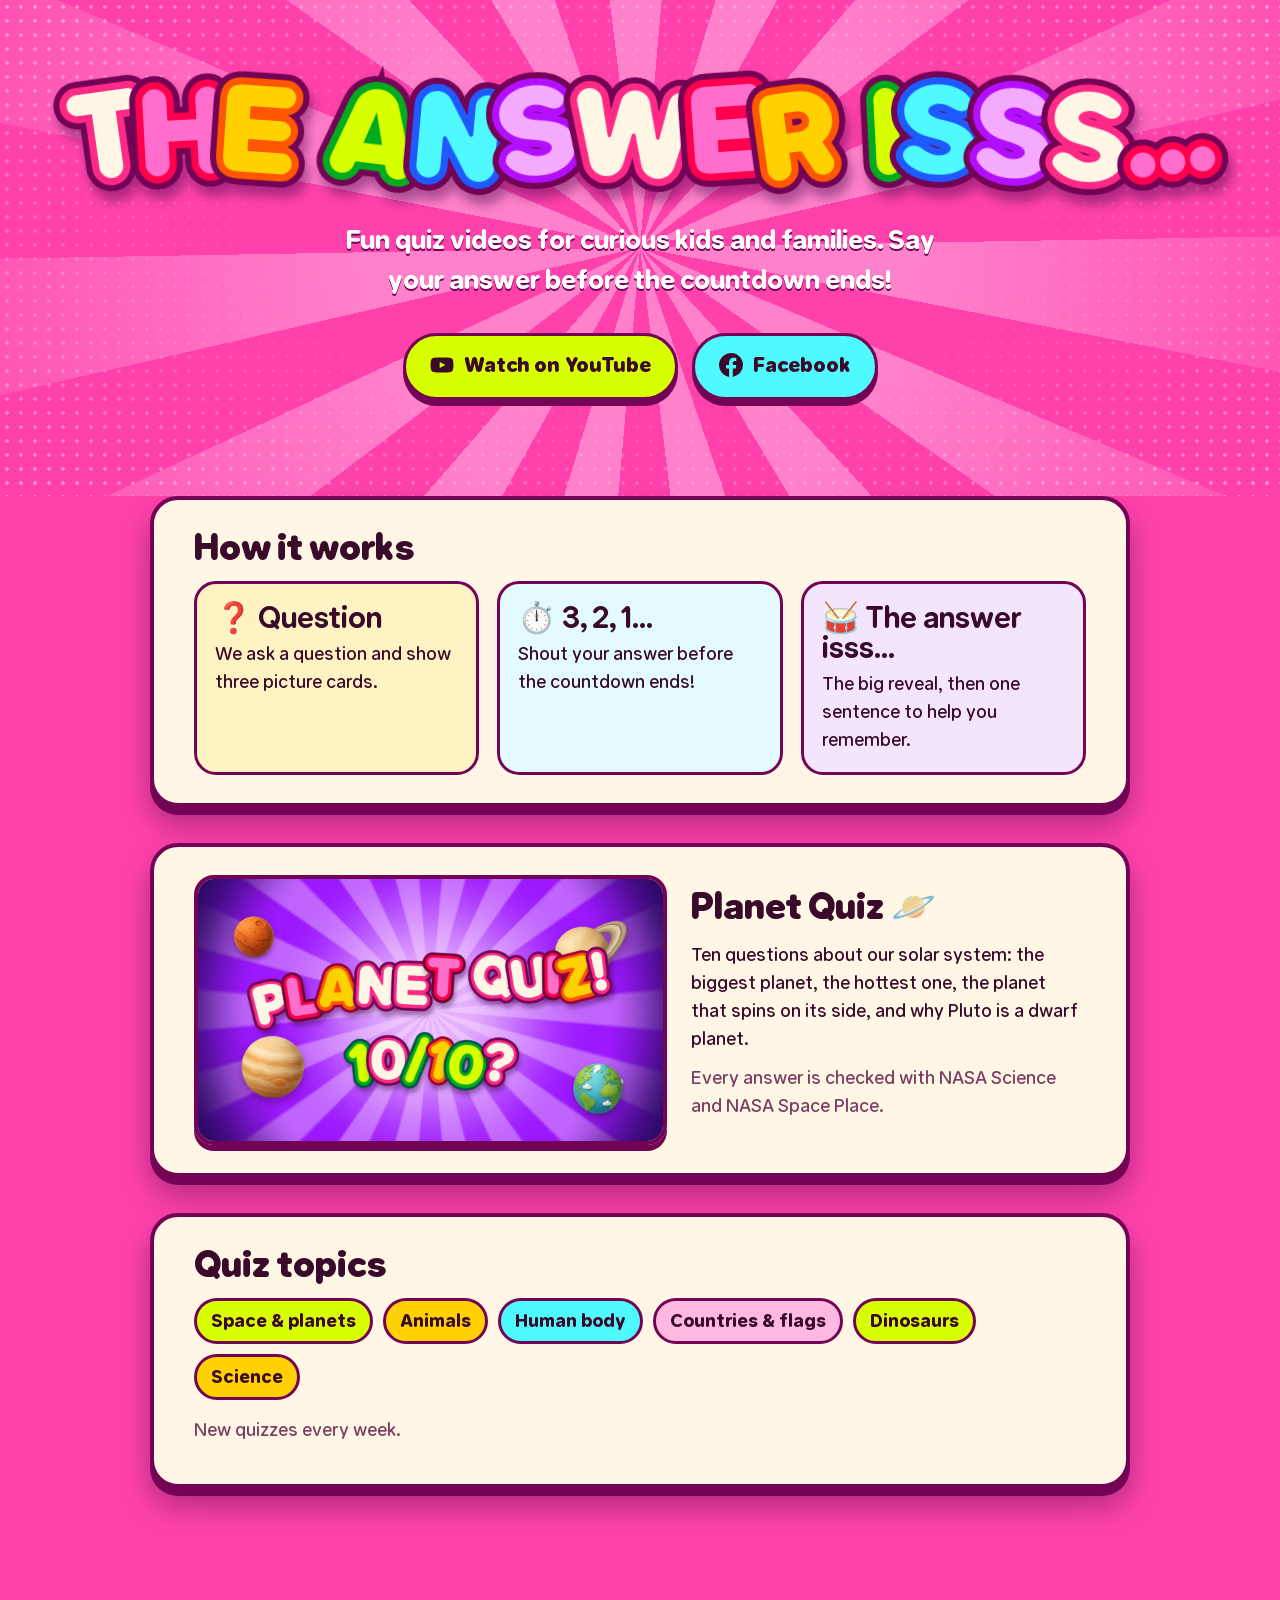
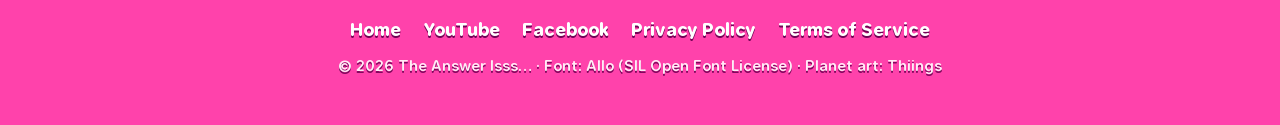
<file: index.html>
<!doctype html>
<html lang="en">
<head>
<meta charset="utf-8">
<meta name="viewport" content="width=device-width, initial-scale=1">
<title>The Answer Isss…</title>
<meta name="description" content="Fun quiz videos for curious kids and families: space, animals, the human body and more.">
<meta property="og:title" content="The Answer Isss…">
<meta property="og:description" content="Fun quiz videos for curious kids and families: space, animals, the human body and more.">
<meta property="og:image" content="https://bduyng.github.io/theanswerisss/assets/planet-quiz.jpg">
<meta name="theme-color" content="#ff42ab">
<link rel="icon" href="assets/icon-256.png">
<link rel="preload" href="assets/AlloVariable.woff2" as="font" type="font/woff2" crossorigin>
<link rel="stylesheet" href="assets/style.css">
</head>
<body>
<header class="stage">
  <h1 class="sticker title">THE ANSWER ISSS…</h1>
  <p class="tagline">Fun quiz videos for curious kids and families. Say your answer before the countdown ends!</p>
  <div class="buttons">
    <a class="btn" href="https://www.youtube.com/@TheAnswerIsss" rel="noopener"><svg viewBox="0 0 24 24" aria-hidden="true"><path fill="currentColor" d="M23 7.2a3 3 0 0 0-2.1-2.1C19 4.6 12 4.6 12 4.6s-7 0-8.9.5A3 3 0 0 0 1 7.2 31 31 0 0 0 .5 12a31 31 0 0 0 .5 4.8 3 3 0 0 0 2.1 2.1c1.9.5 8.9.5 8.9.5s7 0 8.9-.5a3 3 0 0 0 2.1-2.1 31 31 0 0 0 .5-4.8 31 31 0 0 0-.5-4.8ZM9.7 15.1V8.9l5.8 3.1-5.8 3.1Z"/></svg> Watch on YouTube</a>
    <a class="btn alt" href="https://www.facebook.com/profile.php?id=61596780026700" rel="noopener"><svg viewBox="0 0 24 24" aria-hidden="true"><path fill="currentColor" d="M24 12a12 12 0 1 0-13.9 11.9v-8.4H7.1V12h3V9.4c0-3 1.8-4.7 4.5-4.7 1.3 0 2.7.2 2.7.2v3h-1.5c-1.5 0-2 .9-2 1.9V12h3.4l-.5 3.5h-2.9v8.4A12 12 0 0 0 24 12Z"/></svg> Facebook</a>
  </div>
</header>
<main><div class="wrap">
<section class="card">
  <h2>How it works</h2>
  <div class="steps">
    <div class="step"><b>❓ Question</b>We ask a question and show three picture cards.</div>
    <div class="step"><b>⏱️ 3, 2, 1…</b>Shout your answer before the countdown ends!</div>
    <div class="step"><b>🥁 The answer isss…</b>The big reveal, then one sentence to help you remember.</div>
  </div>
</section>
<section class="card video">
  <a href="https://www.youtube.com/@TheAnswerIsss" rel="noopener"><img src="assets/planet-quiz.jpg" width="1280" height="720" alt="Planet Quiz: can you get 10 out of 10?"></a>
  <div>
    <h2>Planet Quiz 🪐</h2>
    <p>Ten questions about our solar system: the biggest planet, the hottest one, the planet that spins on its side, and why Pluto is a dwarf planet.</p>
    <p class="muted">Every answer is checked with NASA Science and NASA Space Place.</p>
  </div>
</section>
<section class="card">
  <h2>Quiz topics</h2>
  <div class="chips"><span class="chip">Space &amp; planets</span><span class="chip">Animals</span><span class="chip">Human body</span><span class="chip">Countries &amp; flags</span><span class="chip">Dinosaurs</span><span class="chip">Science</span></div>
  <p class="muted" style="margin-top:16px">New quizzes every week.</p>
</section>
</div></main>
<footer>
  <nav>
    <a href="index.html">Home</a>
    <a href="https://www.youtube.com/@TheAnswerIsss" rel="noopener">YouTube</a>
    <a href="https://www.facebook.com/profile.php?id=61596780026700" rel="noopener">Facebook</a>
    <a href="privacy.html">Privacy Policy</a>
    <a href="terms.html">Terms of Service</a>
  </nav>
  <small>© 2026 The Answer Isss… · Font: Allo (SIL Open Font License) · Planet art: Thiings</small>
</footer>
<script src="assets/sticker.js" defer></script>
</body>
</html>
</file>
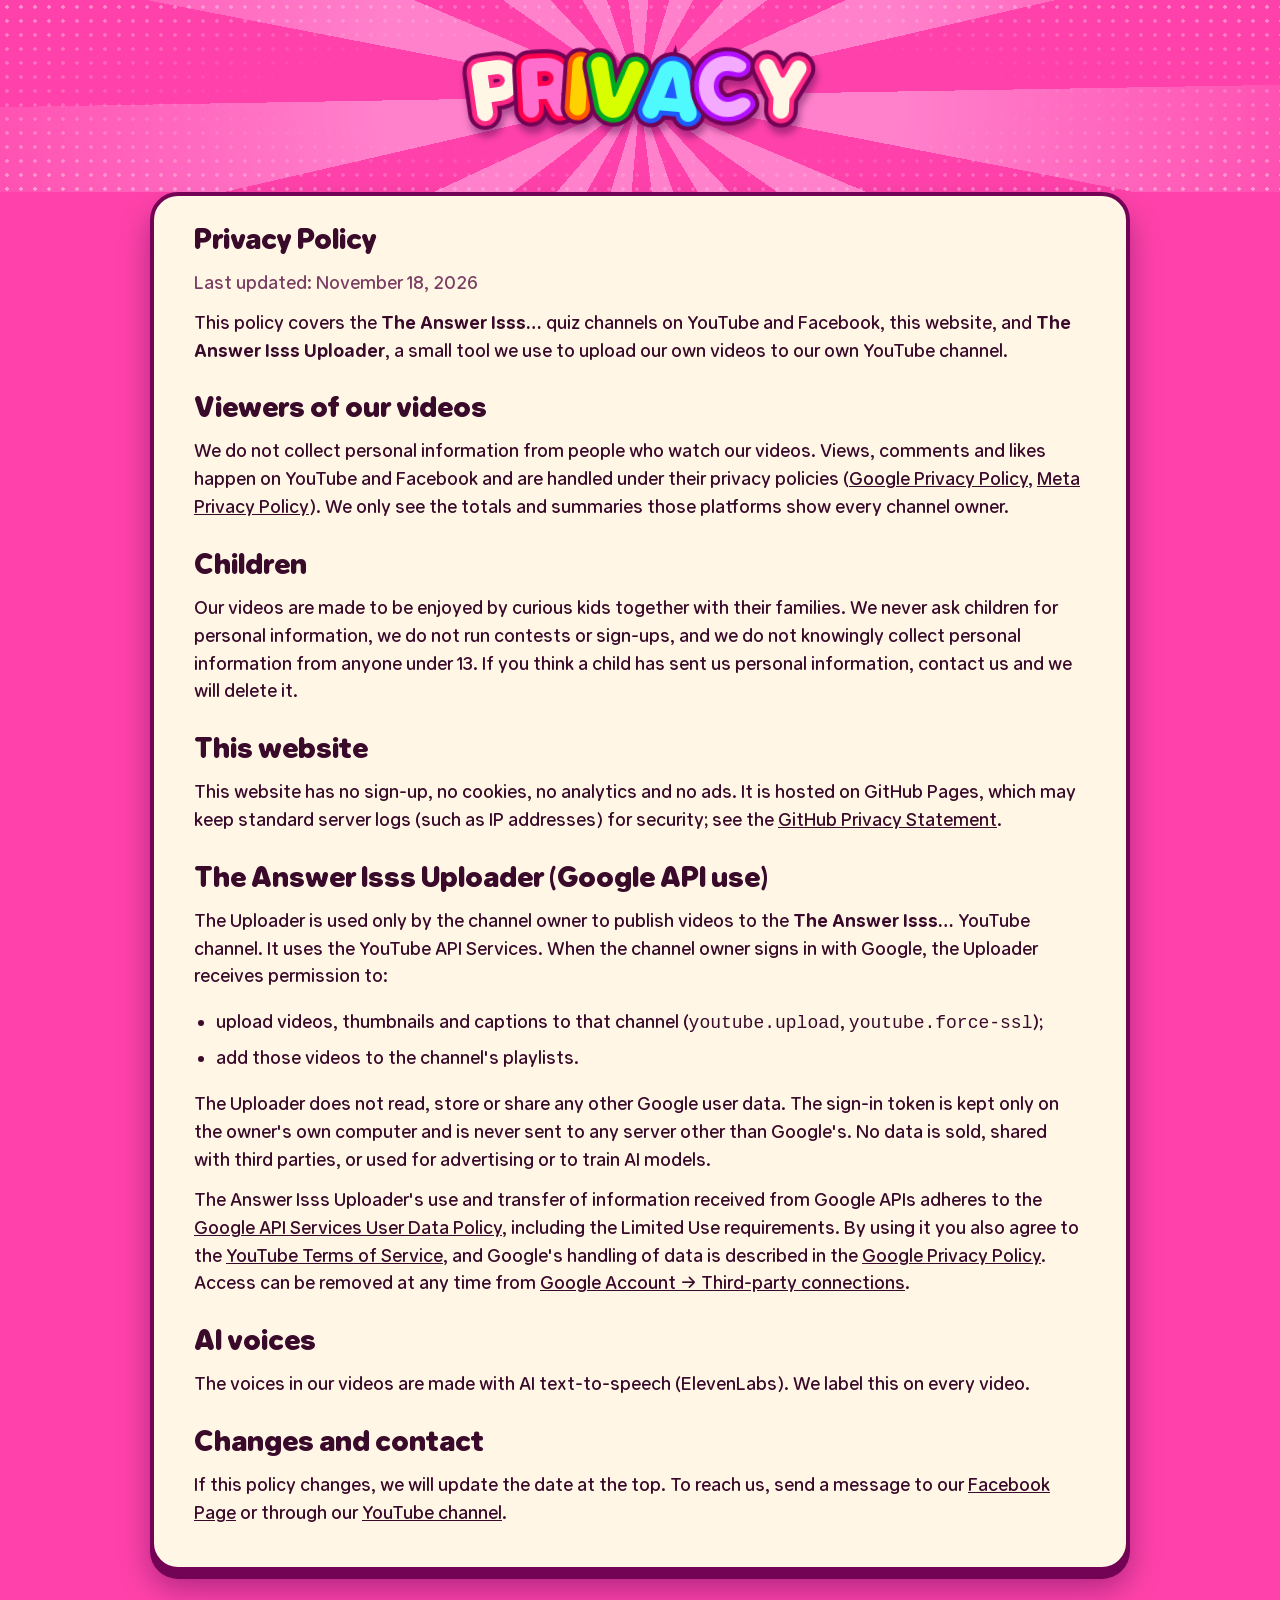
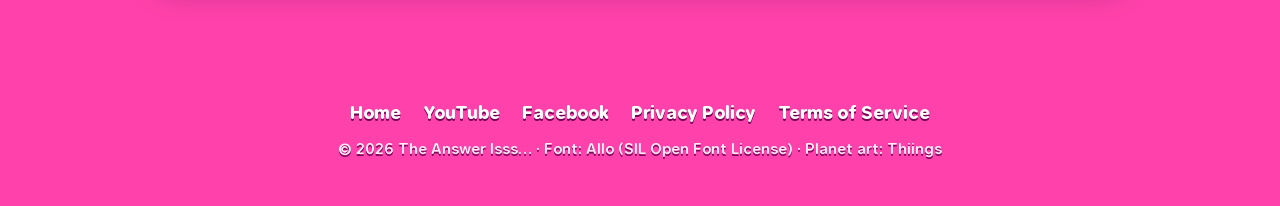
<file: privacy.html>
<!doctype html>
<html lang="en">
<head>
<meta charset="utf-8">
<meta name="viewport" content="width=device-width, initial-scale=1">
<title>Privacy Policy · The Answer Isss…</title>
<meta name="description" content="Privacy Policy for The Answer Isss… quiz channels, website and uploader.">
<meta property="og:title" content="Privacy Policy · The Answer Isss…">
<meta property="og:description" content="Privacy Policy for The Answer Isss… quiz channels, website and uploader.">
<meta property="og:image" content="https://bduyng.github.io/theanswerisss/assets/planet-quiz.jpg">
<meta name="theme-color" content="#ff42ab">
<link rel="icon" href="assets/icon-256.png">
<link rel="preload" href="assets/AlloVariable.woff2" as="font" type="font/woff2" crossorigin>
<link rel="stylesheet" href="assets/style.css">
</head>
<body>
<header class="stage small">
  <h1 class="sticker title">PRIVACY</h1>
</header>
<main><div class="wrap">
<article class="card legal">
<h2>Privacy Policy</h2>
<p class="muted">Last updated: November 18, 2026</p>
<p>This policy covers the <b>The Answer Isss…</b> quiz channels on YouTube and Facebook, this website, and <b>The Answer Isss Uploader</b>, a small tool we use to upload our own videos to our own YouTube channel.</p>

<h2>Viewers of our videos</h2>
<p>We do not collect personal information from people who watch our videos. Views, comments and likes happen on YouTube and Facebook and are handled under their privacy policies (<a href="https://policies.google.com/privacy">Google Privacy Policy</a>, <a href="https://www.facebook.com/privacy/policy/">Meta Privacy Policy</a>). We only see the totals and summaries those platforms show every channel owner.</p>

<h2>Children</h2>
<p>Our videos are made to be enjoyed by curious kids together with their families. We never ask children for personal information, we do not run contests or sign-ups, and we do not knowingly collect personal information from anyone under 13. If you think a child has sent us personal information, contact us and we will delete it.</p>

<h2>This website</h2>
<p>This website has no sign-up, no cookies, no analytics and no ads. It is hosted on GitHub Pages, which may keep standard server logs (such as IP addresses) for security; see the <a href="https://docs.github.com/en/site-policy/privacy-policies/github-general-privacy-statement">GitHub Privacy Statement</a>.</p>

<h2>The Answer Isss Uploader (Google API use)</h2>
<p>The Uploader is used only by the channel owner to publish videos to the <b>The Answer Isss…</b> YouTube channel. It uses the YouTube API Services. When the channel owner signs in with Google, the Uploader receives permission to:</p>
<ul>
<li>upload videos, thumbnails and captions to that channel (<code>youtube.upload</code>, <code>youtube.force-ssl</code>);</li>
<li>add those videos to the channel's playlists.</li>
</ul>
<p>The Uploader does not read, store or share any other Google user data. The sign-in token is kept only on the owner's own computer and is never sent to any server other than Google's. No data is sold, shared with third parties, or used for advertising or to train AI models.</p>
<p>The Answer Isss Uploader's use and transfer of information received from Google APIs adheres to the <a href="https://developers.google.com/terms/api-services-user-data-policy">Google API Services User Data Policy</a>, including the Limited Use requirements. By using it you also agree to the <a href="https://www.youtube.com/t/terms">YouTube Terms of Service</a>, and Google's handling of data is described in the <a href="https://policies.google.com/privacy">Google Privacy Policy</a>. Access can be removed at any time from <a href="https://myaccount.google.com/permissions">Google Account → Third-party connections</a>.</p>

<h2>AI voices</h2>
<p>The voices in our videos are made with AI text-to-speech (ElevenLabs). We label this on every video.</p>

<h2>Changes and contact</h2>
<p>If this policy changes, we will update the date at the top. To reach us, send a message to our <a href="https://www.facebook.com/profile.php?id=61596780026700">Facebook Page</a> or through our <a href="https://www.youtube.com/@TheAnswerIsss">YouTube channel</a>.</p>
</article>
</div></main>
<footer>
  <nav>
    <a href="index.html">Home</a>
    <a href="https://www.youtube.com/@TheAnswerIsss" rel="noopener">YouTube</a>
    <a href="https://www.facebook.com/profile.php?id=61596780026700" rel="noopener">Facebook</a>
    <a href="privacy.html">Privacy Policy</a>
    <a href="terms.html">Terms of Service</a>
  </nav>
  <small>© 2026 The Answer Isss… · Font: Allo (SIL Open Font License) · Planet art: Thiings</small>
</footer>
<script src="assets/sticker.js" defer></script>
</body>
</html>
</file>
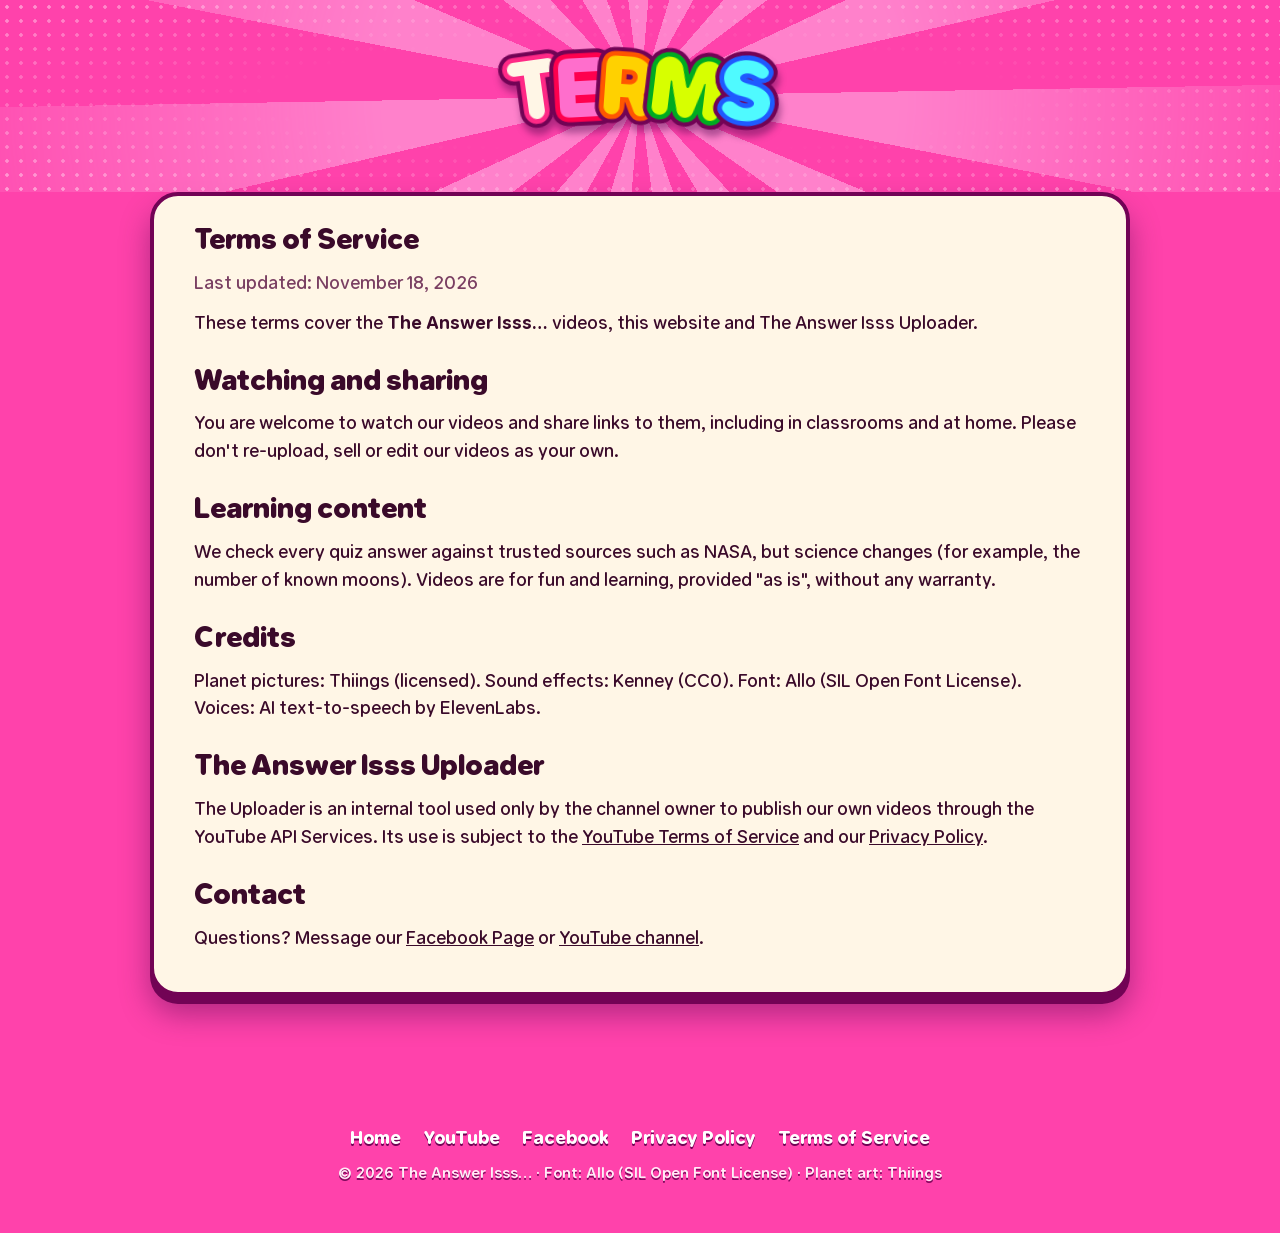
<file: terms.html>
<!doctype html>
<html lang="en">
<head>
<meta charset="utf-8">
<meta name="viewport" content="width=device-width, initial-scale=1">
<title>Terms of Service · The Answer Isss…</title>
<meta name="description" content="Terms of Service for The Answer Isss… quiz videos and website.">
<meta property="og:title" content="Terms of Service · The Answer Isss…">
<meta property="og:description" content="Terms of Service for The Answer Isss… quiz videos and website.">
<meta property="og:image" content="https://bduyng.github.io/theanswerisss/assets/planet-quiz.jpg">
<meta name="theme-color" content="#ff42ab">
<link rel="icon" href="assets/icon-256.png">
<link rel="preload" href="assets/AlloVariable.woff2" as="font" type="font/woff2" crossorigin>
<link rel="stylesheet" href="assets/style.css">
</head>
<body>
<header class="stage small">
  <h1 class="sticker title">TERMS</h1>
</header>
<main><div class="wrap">
<article class="card legal">
<h2>Terms of Service</h2>
<p class="muted">Last updated: November 18, 2026</p>
<p>These terms cover the <b>The Answer Isss…</b> videos, this website and The Answer Isss Uploader.</p>

<h2>Watching and sharing</h2>
<p>You are welcome to watch our videos and share links to them, including in classrooms and at home. Please don't re-upload, sell or edit our videos as your own.</p>

<h2>Learning content</h2>
<p>We check every quiz answer against trusted sources such as NASA, but science changes (for example, the number of known moons). Videos are for fun and learning, provided "as is", without any warranty.</p>

<h2>Credits</h2>
<p>Planet pictures: Thiings (licensed). Sound effects: Kenney (CC0). Font: Allo (SIL Open Font License). Voices: AI text-to-speech by ElevenLabs.</p>

<h2>The Answer Isss Uploader</h2>
<p>The Uploader is an internal tool used only by the channel owner to publish our own videos through the YouTube API Services. Its use is subject to the <a href="https://www.youtube.com/t/terms">YouTube Terms of Service</a> and our <a href="privacy.html">Privacy Policy</a>.</p>

<h2>Contact</h2>
<p>Questions? Message our <a href="https://www.facebook.com/profile.php?id=61596780026700">Facebook Page</a> or <a href="https://www.youtube.com/@TheAnswerIsss">YouTube channel</a>.</p>
</article>
</div></main>
<footer>
  <nav>
    <a href="index.html">Home</a>
    <a href="https://www.youtube.com/@TheAnswerIsss" rel="noopener">YouTube</a>
    <a href="https://www.facebook.com/profile.php?id=61596780026700" rel="noopener">Facebook</a>
    <a href="privacy.html">Privacy Policy</a>
    <a href="terms.html">Terms of Service</a>
  </nav>
  <small>© 2026 The Answer Isss… · Font: Allo (SIL Open Font License) · Planet art: Thiings</small>
</footer>
<script src="assets/sticker.js" defer></script>
</body>
</html>
</file>
<file: assets/style.css>
/*
 * The Answer Isss… — the same "bubble-gum pop" look as the videos:
 * Allo (SIL OFL), candy flavours, three-layer sticker letters, a turning sunburst.
 * Colours match features/space-quiz/pop-style.ts in the app (sRGB).
 */
@font-face {
  font-family: "Allo";
  src: url("AlloVariable.woff2") format("woff2");
  font-weight: 100 900;
  font-display: swap;
}

:root {
  --paper: #ff42ab;
  --burst: #ff81cb;
  --ink: #3a0a2a;
  --card: #fff6e6;
  --card-ink: #3a0a2a;
  --muted: #7a3f62;
  --rim: #720355;
  --lime: #d7ff00;
  --lime-edge: #00ab21;
  --orange: #ffd100;
  --orange-edge: #ff5600;
  --blue: #4ffaff;
  --blue-edge: #1f5aff;
  --purple: #b20fff;
  --shadow: #36004066;
  --radius: 28px;
  --gutter: 16px;
}

* { box-sizing: border-box; }
html { -webkit-text-size-adjust: 100%; }
body {
  margin: 0;
  background: var(--paper);
  color: var(--ink);
  font: 500 18px/1.55 "Allo", ui-rounded, system-ui, sans-serif;
  font-variation-settings: "ROND" 100;
  overflow-x: hidden;
}
a { color: inherit; }

/* ---------- stage: the turning sunburst behind the hero ---------- */
.stage {
  position: relative;
  isolation: isolate;
  overflow: hidden;
  padding: 72px var(--gutter) 96px;
  text-align: center;
}
.stage::before {
  content: "";
  position: absolute;
  inset: -50%;
  z-index: -2;
  background: repeating-conic-gradient(from -7deg at 50% 50%, var(--burst) 0deg 12deg, transparent 12deg 24deg);
  -webkit-mask-image: radial-gradient(circle, #000 20%, transparent 60%);
  mask-image: radial-gradient(circle, #000 20%, transparent 60%);
  animation: turn 48s linear infinite;
}
.stage::after {
  content: "";
  position: absolute;
  inset: 0;
  z-index: -1;
  background: radial-gradient(circle, #fff7 1.5px, transparent 2px) 0 0 / 14px 14px;
  -webkit-mask-image: radial-gradient(ellipse, transparent 40%, #000 100%);
  mask-image: radial-gradient(ellipse, transparent 40%, #000 100%);
}
@keyframes turn { to { transform: rotate(360deg); } }

/* ---------- sticker letters: face, coloured edge, dark rim, drop shadow ---------- */
.sticker {
  display: inline-flex;
  flex-wrap: wrap;
  justify-content: center;
  gap: 0 0.02em;
  margin: 0;
  font-weight: 900;
  letter-spacing: -0.03em;
  line-height: 1;
  filter: drop-shadow(0.035em 0.09em 0.045em var(--shadow));
}
.sticker .l {
  --face: #fff6e6;
  --edge: #ff2986;
  display: inline-grid;
  rotate: var(--tilt, 0deg);
  translate: 0 var(--lift, 0);
  animation: land 0.5s cubic-bezier(.23, 1, .32, 1) var(--delay, 0s) both,
    bob var(--bob, 5s) ease-in-out var(--delay, 0s) infinite;
}
.sticker .l > span { grid-area: 1 / 1; }
.sticker .l .rim { -webkit-text-stroke: 0.22em var(--rim); color: var(--rim); }
.sticker .l .edge { -webkit-text-stroke: 0.12em var(--edge); color: var(--edge); }
.sticker .l .face { color: var(--face); }
.sticker .w { display: inline-flex; white-space: nowrap; }
.sticker .gap { width: 0.28em; }
/* Landing uses opacity + scale, the bob uses transform, so the two animations don't fight. */
@keyframes land {
  from { opacity: 0; scale: 0.5; }
  70% { scale: 1.12; }
}
@keyframes bob {
  0%, 100% { transform: translate(-1px, 2px) rotate(-1.5deg); }
  50% { transform: translate(2px, -3px) rotate(1.5deg); }
}

.title { font-size: clamp(44px, 11vw, 120px); }
.tagline {
  max-width: 34ch;
  margin: 28px auto 0;
  font-size: clamp(20px, 3.2vw, 26px);
  font-weight: 800;
  color: #fff;
  text-shadow: 0 2px 0 var(--rim);
}

/* ---------- candy buttons (raised, with a lip) ---------- */
.buttons { display: flex; flex-wrap: wrap; gap: 14px; justify-content: center; margin-top: 32px; }
.btn {
  display: inline-flex;
  align-items: center;
  gap: 10px;
  padding: 14px 24px 16px;
  border-radius: 999px;
  border: 3px solid var(--rim);
  background: var(--lime);
  color: var(--ink);
  font-weight: 900;
  font-size: 20px;
  text-decoration: none;
  box-shadow: 0 6px 0 var(--rim);
  transition: transform 90ms ease-out, box-shadow 90ms ease-out;
}
.btn:hover { transform: translateY(-2px); box-shadow: 0 8px 0 var(--rim); }
.btn:active { transform: translateY(4px); box-shadow: 0 2px 0 var(--rim); }
.btn.alt { background: var(--blue); }
.btn svg { width: 24px; height: 24px; flex: none; }

/* ---------- content cards ---------- */
main { padding: 0 var(--gutter) 64px; }
.wrap { max-width: 980px; margin: 0 auto; }
.card {
  background: var(--card);
  color: var(--card-ink);
  border: 4px solid var(--rim);
  border-radius: var(--radius);
  box-shadow: 0 8px 0 var(--rim), 0 18px 30px var(--shadow);
  padding: 28px clamp(20px, 4vw, 40px);
  margin: 0 auto 36px;
}
.card h2 {
  margin: 0 0 14px;
  font-size: clamp(26px, 4vw, 36px);
  font-weight: 900;
  line-height: 1.1;
}
.card p { margin: 0 0 12px; }
.muted { color: var(--muted); }

.steps { display: grid; grid-template-columns: repeat(auto-fit, minmax(220px, 1fr)); gap: 18px; }
.step {
  border-radius: 22px;
  padding: 18px;
  border: 3px solid var(--rim);
  background: #fff;
}
.step b { display: block; font-size: 30px; line-height: 1; margin-bottom: 8px; }
.step:nth-child(1) { background: #fff3c4; }
.step:nth-child(2) { background: #e3fbff; }
.step:nth-child(3) { background: #f4e5ff; }

.video {
  display: grid;
  grid-template-columns: minmax(0, 1.2fr) minmax(0, 1fr);
  gap: 24px;
  align-items: center;
}
.video img {
  width: 100%;
  border-radius: 20px;
  border: 4px solid var(--rim);
  box-shadow: 0 6px 0 var(--rim);
  display: block;
  height: auto;
}
@media (max-width: 720px) { .video { grid-template-columns: 1fr; } }

.chips { display: flex; flex-wrap: wrap; gap: 10px; margin-top: 8px; }
.chip {
  padding: 6px 14px;
  border-radius: 999px;
  border: 3px solid var(--rim);
  font-weight: 800;
  background: #fff;
}
.chip:nth-child(4n+1) { background: var(--lime); }
.chip:nth-child(4n+2) { background: var(--orange); }
.chip:nth-child(4n+3) { background: var(--blue); }
.chip:nth-child(4n+4) { background: #ffb8e0; }

/* ---------- legal pages ---------- */
.legal { font-weight: 500; }
.legal h2 { font-size: clamp(22px, 3vw, 28px); margin-top: 28px; }
.legal h2:first-child { margin-top: 0; }
.legal ul { padding-left: 1.2em; }
.legal li { margin-bottom: 6px; }
.stage.small { padding: 48px var(--gutter) 64px; }
.stage.small .title { font-size: clamp(36px, 8vw, 80px); }

footer {
  text-align: center;
  padding: 28px var(--gutter) 48px;
  color: #fff;
  font-weight: 800;
  text-shadow: 0 2px 0 var(--rim);
}
footer nav { display: flex; flex-wrap: wrap; justify-content: center; gap: 8px 22px; margin-bottom: 10px; }
footer a { text-decoration: none; }
footer a:hover { text-decoration: underline; }
footer small { display: block; opacity: 0.9; font-weight: 600; }

@media (prefers-reduced-motion: reduce) {
  .stage::before, .sticker .l { animation: none; }
  .btn { transition: none; }
}
</file>
